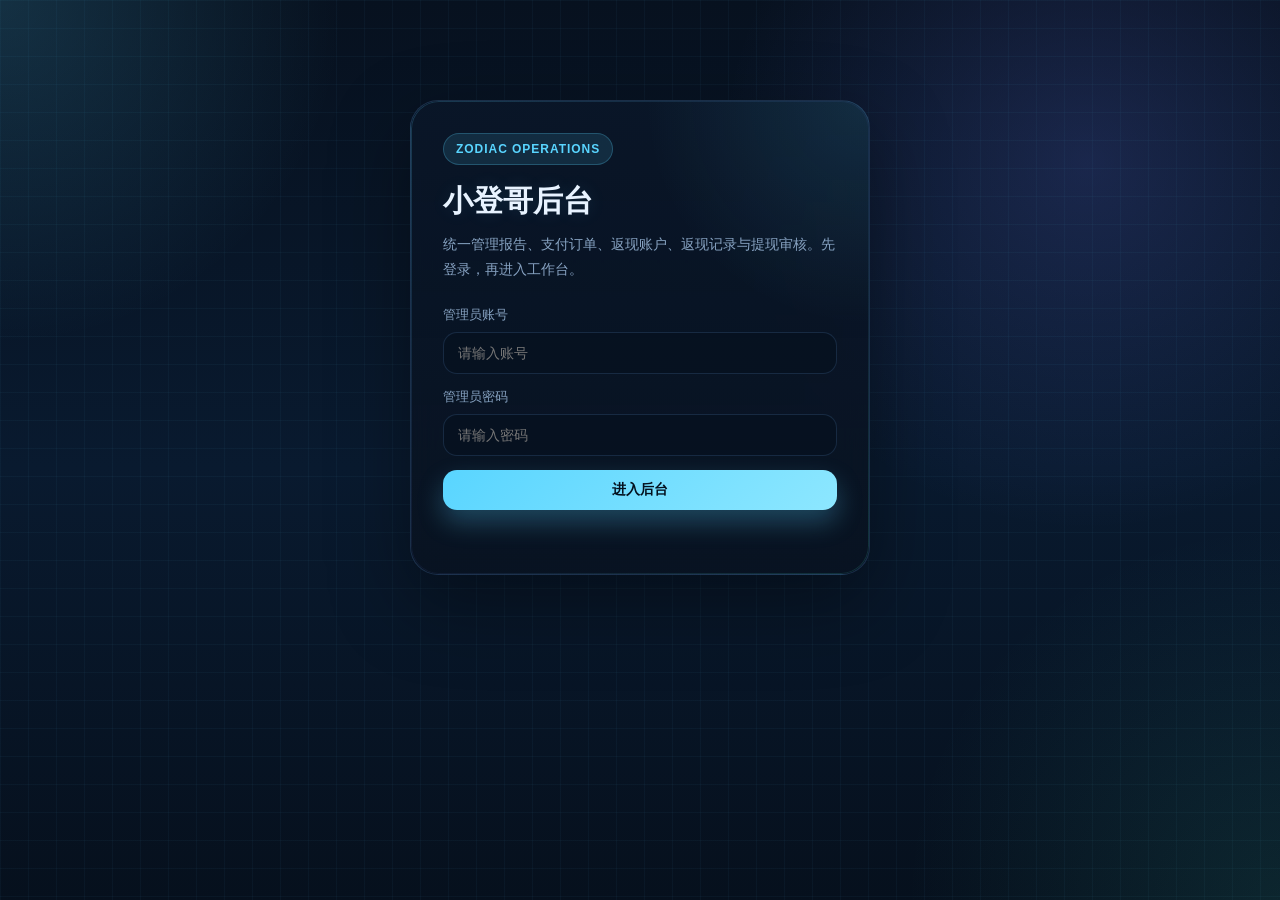
<file: admin.html>
<!DOCTYPE html>
<html lang="zh-CN">
<head>
  <meta charset="UTF-8">
  <meta name="viewport" content="width=device-width, initial-scale=1.0">
  <title>小登哥后台</title>
  <link rel="stylesheet" href="./assets/styles/pages/admin.css">
</head>
<body>
  <div class="page-shell">
    <div id="login-view" class="login-wrap">
      <div class="login-badge">ZODIAC OPERATIONS</div>
      <h1>小登哥后台</h1>
      <p>统一管理报告、支付订单、返现账户、返现记录与提现审核。先登录，再进入工作台。</p>
      <div class="field">
        <label for="admin-username">管理员账号</label>
        <input id="admin-username" autocomplete="username" placeholder="请输入账号">
      </div>
      <div class="field">
        <label for="admin-password">管理员密码</label>
        <input id="admin-password" type="password" autocomplete="current-password" placeholder="请输入密码">
      </div>
      <button class="btn btn-primary btn-block" id="login-btn">进入后台</button>
      <div class="error" id="login-error"></div>
    </div>

    <div id="dashboard-view" class="workspace hidden">
      <aside class="sidebar">
        <div class="brand-card">
          <div class="brand-mark">登</div>
          <div>
            <div class="brand-eyebrow">运营工作台</div>
            <div class="brand-title">小登哥后台</div>
          </div>
        </div>

        <nav class="sidebar-nav">
          <button class="nav-item active" data-view="overview">
            <span class="nav-icon">◎</span>
            <span class="nav-copy">
              <span class="nav-kicker">01</span>
              <span class="nav-label">总览</span>
            </span>
          </button>
          <button class="nav-item" data-view="reports">
            <span class="nav-icon">▣</span>
            <span class="nav-copy">
              <span class="nav-kicker">02</span>
              <span class="nav-label">报告管理</span>
            </span>
          </button>
          <button class="nav-item" data-view="orders">
            <span class="nav-icon">◫</span>
            <span class="nav-copy">
              <span class="nav-kicker">03</span>
              <span class="nav-label">支付订单</span>
            </span>
          </button>
          <button class="nav-item" data-view="accounts">
            <span class="nav-icon">◇</span>
            <span class="nav-copy">
              <span class="nav-kicker">04</span>
              <span class="nav-label">返现账户</span>
            </span>
          </button>
          <button class="nav-item" data-view="rewards">
            <span class="nav-icon">✦</span>
            <span class="nav-copy">
              <span class="nav-kicker">05</span>
              <span class="nav-label">返现记录</span>
            </span>
          </button>
          <button class="nav-item" data-view="withdrawals">
            <span class="nav-icon">△</span>
            <span class="nav-copy">
              <span class="nav-kicker">06</span>
              <span class="nav-label">提现审核</span>
            </span>
          </button>
        </nav>

        <div class="sidebar-note">
          <div class="note-title">当前重点</div>
          <p>优先关注支付异常、返现补发、提现审核与邀请归因修正。</p>
        </div>
      </aside>

      <main class="workspace-main">
        <header class="workspace-topbar">
          <div>
            <div class="workspace-breadcrumb" id="view-breadcrumb">运营中心 / 总览</div>
            <div class="topbar-kicker" id="view-kicker">OVERVIEW</div>
            <h1 class="workspace-title" id="view-title">总览</h1>
            <p class="workspace-subtitle" id="view-subtitle">查看核心指标、近 7 天趋势以及最近解锁记录。</p>
          </div>
          <div class="topbar-actions">
            <div class="chip chip-soft" id="env-status">本地环境</div>
            <div class="chip chip-soft" id="refresh-status">等待刷新</div>
            <div class="chip" id="login-status">已登录</div>
            <button class="btn btn-secondary" id="refresh-btn">刷新数据</button>
            <button class="btn btn-secondary" id="logout-btn">退出登录</button>
          </div>
        </header>

        <section id="module-container" class="module-container"></section>
      </main>
    </div>
  </div>

  <script type="module" src="./assets/scripts/pages/admin.js"></script>
</body>
</html>
</file>
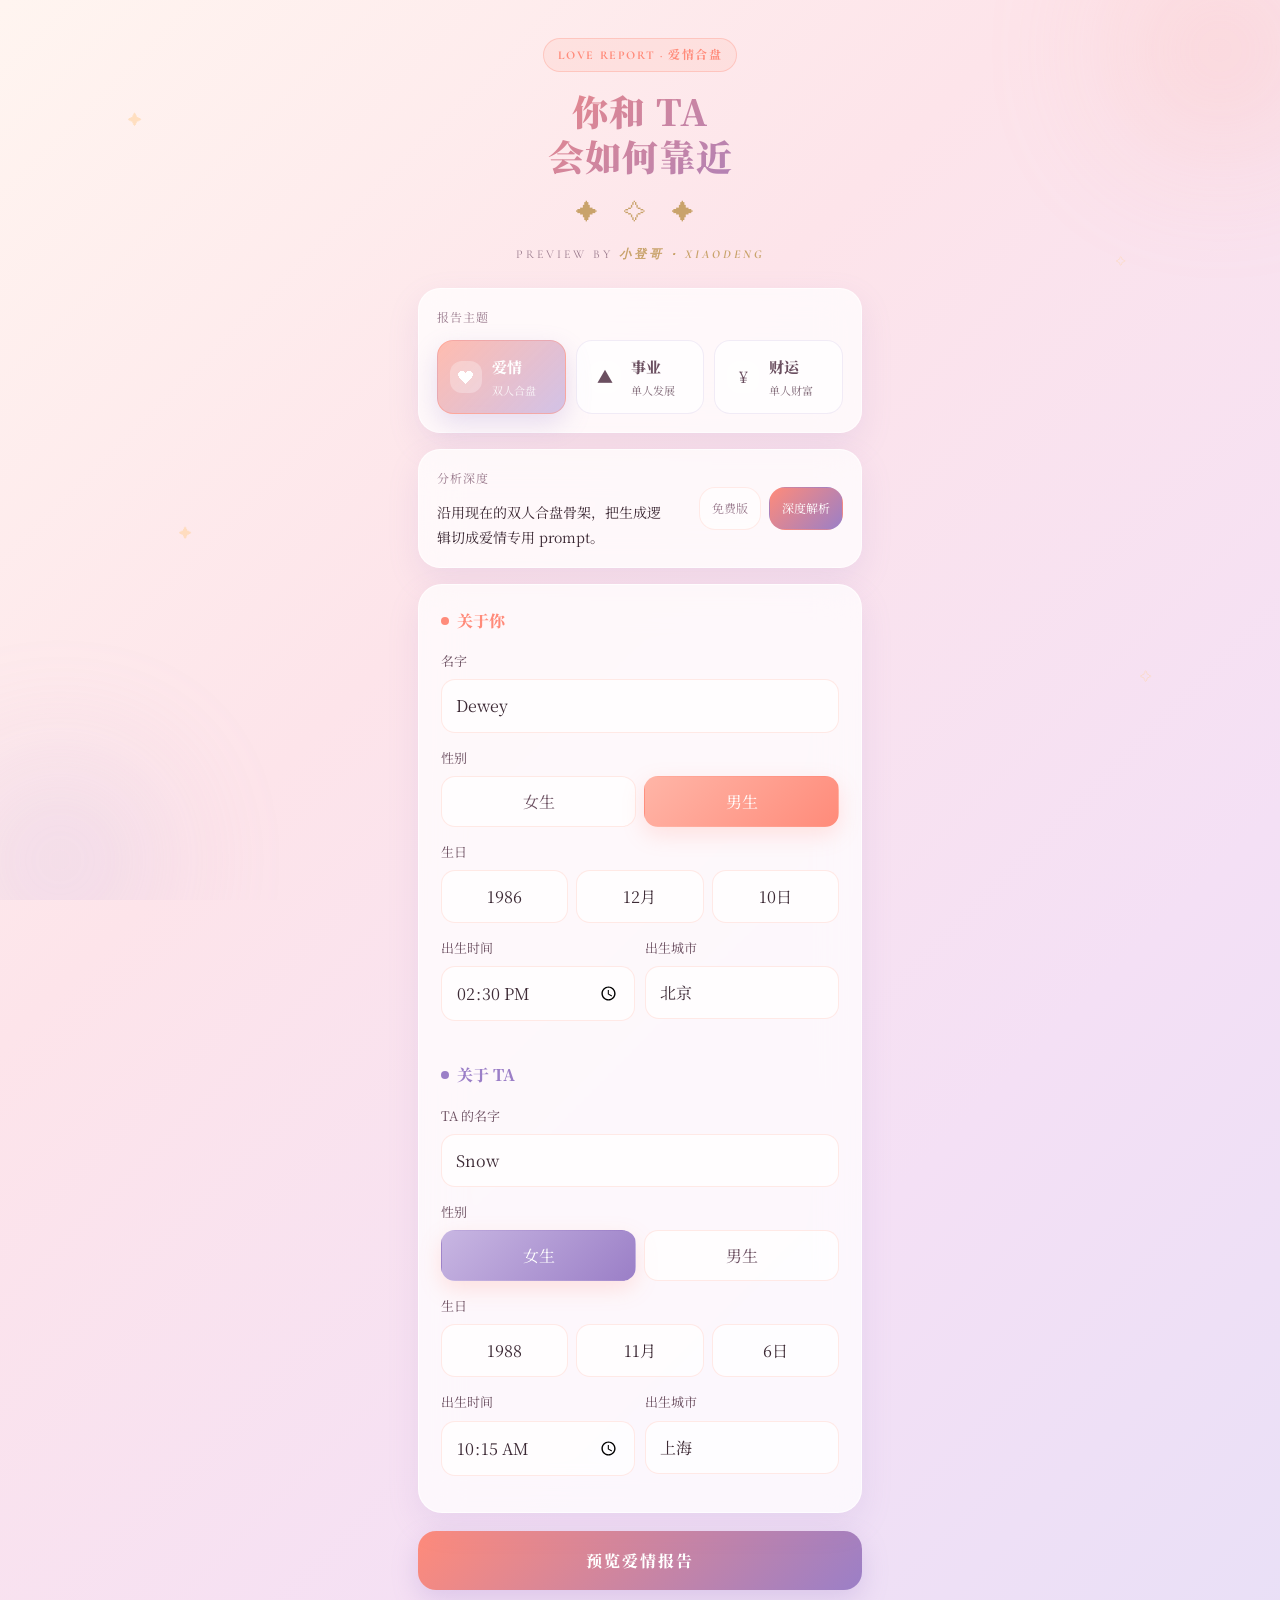
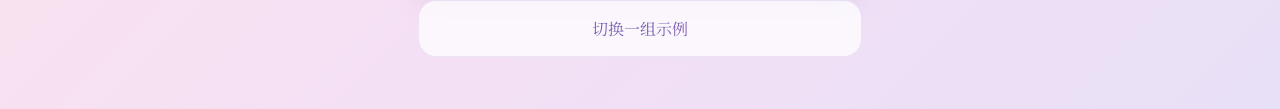
<file: preview-report-modes.html>
<!DOCTYPE html>
<html lang="zh-CN">
<head>
<meta charset="UTF-8">
<meta name="viewport" content="width=device-width, initial-scale=1.0, maximum-scale=1.0, user-scalable=no">
<meta name="format-detection" content="telephone=no">
<title>报告主题预览 · 爱情 / 事业 / 财运</title>
<link rel="preconnect" href="https://fonts.googleapis.com">
<link rel="preconnect" href="https://fonts.gstatic.com" crossorigin>
<link href="https://fonts.googleapis.com/css2?family=Cormorant+Garamond:ital,wght@0,400;0,500;0,600;0,700;1,400&family=Noto+Serif+SC:wght@400;500;600;700;900&display=swap" rel="stylesheet">
<link rel="stylesheet" href="./assets/styles/pages/preview-report-modes.css">
</head>
<body>
<div class="bg-deco">
  <div class="star" style="top: 12%; left: 10%; font-size: 14px;">✦</div>
  <div class="star" style="top: 28%; right: 12%; font-size: 10px; animation-delay: 1.1s;">✧</div>
  <div class="star" style="top: 58%; left: 14%; font-size: 13px; animation-delay: 2s;">✦</div>
  <div class="star" style="top: 74%; right: 10%; font-size: 12px; animation-delay: 0.4s;">✧</div>
</div>

<div class="app">
  <div id="page-form" class="page">
    <div class="hero">
      <div class="hero-tag" id="hero-tag">LOVE REPORT · 爱情合盘</div>
      <h1 class="hero-title" id="hero-title">你和 TA<br>会如何靠近</h1>
      <div class="hero-deco">✦ ✧ ✦</div>
      <div class="by-line">PREVIEW BY <span class="name">小登哥 ⋅ XIAODENG</span></div>
    </div>

    <div class="segment-card">
      <div class="segment-label">报告主题</div>
      <div class="theme-switcher" id="theme-switcher">
        <button class="theme-option active" data-theme="love">
          <span class="theme-icon">❤</span>
          <span class="theme-copy">
            <strong>爱情</strong>
            <small>双人合盘</small>
          </span>
        </button>
        <button class="theme-option" data-theme="career">
          <span class="theme-icon">▲</span>
          <span class="theme-copy">
            <strong>事业</strong>
            <small>单人发展</small>
          </span>
        </button>
        <button class="theme-option" data-theme="wealth">
          <span class="theme-icon">¥</span>
          <span class="theme-copy">
            <strong>财运</strong>
            <small>单人财富</small>
          </span>
        </button>
      </div>
    </div>

    <div class="segment-card">
      <div class="segment-row">
        <div>
          <div class="segment-label">分析深度</div>
          <div class="flow-title" id="flow-title">爱情继续沿用现在的双人合盘结构，重点换成主题 prompt。</div>
        </div>
        <div class="model-switcher">
          <button class="model-option">免费版</button>
          <button class="model-option active">深度解析</button>
        </div>
      </div>
    </div>

    <div class="source-card hidden" id="source-card">
      <div class="segment-label">信息来源</div>
      <div class="source-switcher">
        <button class="source-option active" id="source-current" data-source="current">默认当前人</button>
        <button class="source-option" id="source-manual" data-source="manual">重新填写</button>
      </div>
      <div class="source-hint" id="source-hint">会先带入当前人的资料，你也可以切换成手动填写单独分析对象。</div>
    </div>

    <div class="card">
      <div class="prefill-banner hidden" id="prefill-banner">
        <div>
          <div class="prefill-title">已带入当前人的信息</div>
          <div class="prefill-sub">事业和财运默认单人分析，后续正式接入时可以直接读取当前表单。</div>
        </div>
        <button class="prefill-btn" id="prefill-edit-btn">改成手动填写</button>
      </div>

      <div class="person-section">
        <div class="person-title"><span class="dot"></span><span id="primary-title">关于你</span></div>
        <div class="field">
          <label class="field-label">名字</label>
          <input class="input" id="a-name" maxlength="20">
        </div>
        <div class="field">
          <label class="field-label">性别</label>
          <div class="gender-group">
            <button type="button" class="gender-btn" data-target="a-gender" data-value="female">女生</button>
            <button type="button" class="gender-btn" data-target="a-gender" data-value="male">男生</button>
          </div>
          <input type="hidden" id="a-gender">
        </div>
        <div class="field">
          <label class="field-label">生日</label>
          <div class="date-select-group">
            <select class="input date-select" id="a-birthdate-year"></select>
            <select class="input date-select" id="a-birthdate-month"></select>
            <select class="input date-select" id="a-birthdate-day"></select>
          </div>
        </div>
        <div class="field-row">
          <div class="field">
            <label class="field-label">出生时间</label>
            <input class="input" id="a-birthtime" type="time">
          </div>
          <div class="field">
            <label class="field-label">出生城市</label>
            <input class="input" id="a-birthplace" maxlength="20">
          </div>
        </div>
      </div>

      <div class="person-section" id="secondary-person">
        <div class="person-title purple"><span class="dot"></span>关于 TA</div>
        <div class="field">
          <label class="field-label">TA 的名字</label>
          <input class="input" id="b-name" maxlength="20">
        </div>
        <div class="field">
          <label class="field-label">性别</label>
          <div class="gender-group">
            <button type="button" class="gender-btn" data-target="b-gender" data-value="female">女生</button>
            <button type="button" class="gender-btn" data-target="b-gender" data-value="male">男生</button>
          </div>
          <input type="hidden" id="b-gender">
        </div>
        <div class="field">
          <label class="field-label">生日</label>
          <div class="date-select-group">
            <select class="input date-select" id="b-birthdate-year"></select>
            <select class="input date-select" id="b-birthdate-month"></select>
            <select class="input date-select" id="b-birthdate-day"></select>
          </div>
        </div>
        <div class="field-row">
          <div class="field">
            <label class="field-label">出生时间</label>
            <input class="input" id="b-birthtime" type="time">
          </div>
          <div class="field">
            <label class="field-label">出生城市</label>
            <input class="input" id="b-birthplace" maxlength="20">
          </div>
        </div>
      </div>
    </div>

    <div class="form-actions">
      <button class="submit-btn" id="preview-btn">预览爱情报告</button>
      <button class="secondary-btn" id="shuffle-btn">切换一组示例</button>
    </div>
  </div>

  <div id="page-report" class="page hidden">
    <div class="report-nav">
      <button class="nav-back" id="back-btn">← 修改信息</button>
      <div class="mini-switcher" id="mini-switcher">
        <button class="mini-option active" data-theme="love">爱情</button>
        <button class="mini-option" data-theme="career">事业</button>
        <button class="mini-option" data-theme="wealth">财运</button>
      </div>
    </div>

    <div class="cover">
      <div class="cover-badge" id="cover-badge">双人合盘报告</div>

      <div class="cover-duo" id="cover-duo">
        <div class="cover-person">
          <div class="cover-symbol" id="cover-a-symbol">♐</div>
          <div class="cover-name" id="cover-a-name">Dewey</div>
          <div class="cover-meta" id="cover-a-meta">射手 · 月双鱼 · 升狮子</div>
        </div>
        <div class="cover-link" id="cover-link">❤</div>
        <div class="cover-person">
          <div class="cover-symbol" id="cover-b-symbol">♏</div>
          <div class="cover-name" id="cover-b-name">Snow</div>
          <div class="cover-meta" id="cover-b-meta">天蝎 · 月巨蟹 · 升水瓶</div>
        </div>
      </div>

      <div class="cover-single hidden" id="cover-single">
        <div class="cover-single-symbol" id="cover-single-symbol">▲</div>
        <div class="cover-single-name" id="cover-single-name">Dewey</div>
        <div class="cover-single-meta" id="cover-single-meta">射手 · 月双鱼 · 升狮子</div>
        <div class="cover-single-source" id="cover-single-source">资料来源 · 默认当前人</div>
      </div>

      <div class="cover-title-cn" id="cover-title-cn">爱情合盘</div>
      <div class="cover-title-en" id="cover-title-en">— The Magnetic Bond —</div>

      <div class="score-wrap">
        <span class="score-value" id="score-value">89</span>
        <span class="score-unit">/100</span>
      </div>
      <div class="score-label" id="score-label">LOVE INDEX</div>

      <div class="report-type" id="report-type">高吸引慢热型</div>
      <div class="tagline" id="tagline">越熟越有张力，越认真越需要温柔表达。</div>

      <div class="report-meta">
        <span id="report-id">预览编号 · PREVIEW-LOVE-01</span>
        <span id="report-date">2026 · MAY · 24</span>
      </div>
    </div>

    <div class="metric-row" id="metric-row"></div>

    <div class="summary-card">
      <div class="summary-title">报告焦点</div>
      <div class="summary-list" id="summary-list"></div>
    </div>

    <div id="chapters-container"></div>

    <div class="essence">
      <div class="essence-head">
        <div class="essence-icon" id="essence-icon">✦</div>
        <div>
          <div class="essence-title" id="essence-title">相处锦囊</div>
          <div class="essence-sub" id="essence-sub">KEEP THE SPARK</div>
        </div>
      </div>
      <ul class="essence-list" id="essence-list"></ul>
    </div>

    <div class="action-bar">
      <div class="action-bar-title">KEEP IT FOREVER</div>
      <div class="action-bar-sub">结果页里继续保留分享图、PDF 和切换其他主题的入口。</div>
      <div class="action-grid">
        <button class="action-btn primary" id="share-btn">生成分享图</button>
        <button class="action-btn secondary" id="pdf-btn">下载 PDF</button>
      </div>
      <button class="full-btn" id="switch-btn">切换其他主题</button>
      <button class="full-btn light" id="edit-btn">返回修改信息</button>
    </div>
  </div>
</div>

<script src="./assets/scripts/pages/preview-report-modes.js"></script>
</body>
</html>
</file>
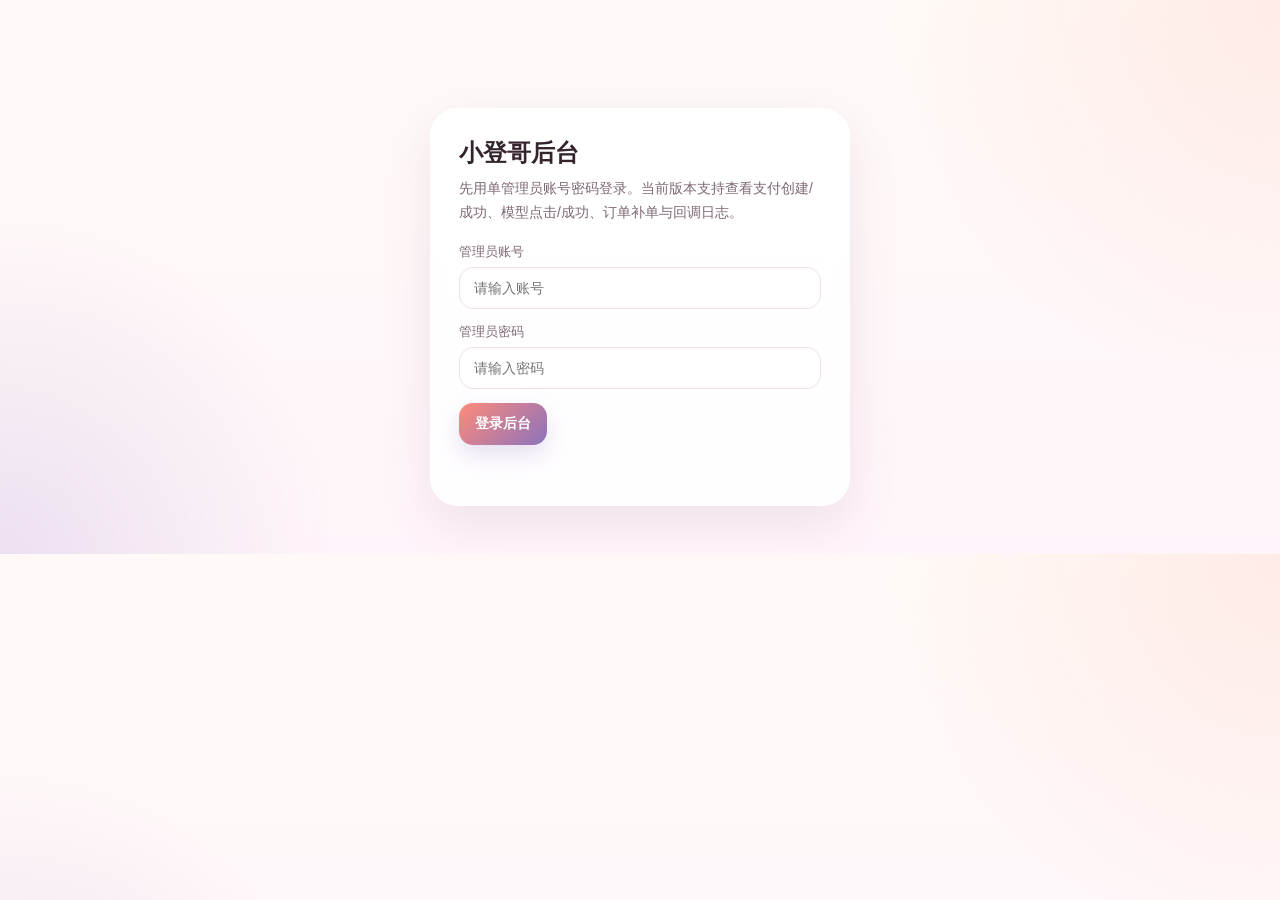
<file: frontend/admin.html>
﻿<!DOCTYPE html>
<html lang="zh-CN">
<head>
<meta charset="UTF-8">
<meta name="viewport" content="width=device-width, initial-scale=1.0">
<title>小登哥后台</title>
<link rel="stylesheet" href="./assets/styles/pages/admin.css">
</head>
<body>
  <div class="page">
    <div id="login-view" class="login-wrap">
      <h2>小登哥后台</h2>
      <p>先用单管理员账号密码登录。当前版本支持查看支付创建/成功、模型点击/成功、订单补单与回调日志。</p>
      <div class="field">
        <label for="admin-username">管理员账号</label>
        <input id="admin-username" autocomplete="username" placeholder="请输入账号">
      </div>
      <div class="field">
        <label for="admin-password">管理员密码</label>
        <input id="admin-password" type="password" autocomplete="current-password" placeholder="请输入密码">
      </div>
      <button class="btn primary" id="login-btn">登录后台</button>
      <div class="error" id="login-error"></div>
    </div>

    <div id="dashboard-view" class="hidden">
      <div class="hero">
        <div>
          <h1 class="hero-title">小登哥运营后台</h1>
          <p class="hero-sub">查看二维码展示 / 切换统计、模型点击 / 成功统计，以及最新报告记录。</p>
        </div>
        <div class="top-actions">
          <div class="chip" id="login-status">已登录</div>
          <button class="btn secondary" id="refresh-btn">刷新数据</button>
          <button class="btn secondary" id="logout-btn">退出登录</button>
        </div>
      </div>

      <div class="dashboard">
        <div class="card">
          <h2 class="section-title">核心指标</h2>
          <p class="section-sub">今天 vs 累计，一眼看到模型使用、支付创建、支付成功和回调异常。</p>
          <div class="metric-grid" id="metric-grid"></div>
        </div>

        <div class="card">
          <h2 class="section-title">支付订单</h2>
          <p class="section-sub">支持查看官方支付订单、异常补单、关闭未支付订单，以及最近回调日志。</p>
          <div class="order-tabs">
            <button class="order-tab active" data-status="PAYING">支付中</button>
            <button class="order-tab" data-status="PAID">已支付</button>
            <button class="order-tab" data-status="CLOSED">已关闭</button>
            <button class="order-tab" data-status="">全部</button>
          </div>
          <table class="report-table order-table">
            <thead>
              <tr>
                <th>订单号</th>
                <th>渠道</th>
                <th>场景</th>
                <th>金额</th>
                <th>状态</th>
                <th>验签</th>
                <th>Token</th>
                <th>创建时间</th>
                <th>支付时间</th>
                <th>操作</th>
              </tr>
            </thead>
            <tbody id="order-body"></tbody>
          </table>
          <div class="empty hidden" id="order-empty">暂无订单数据</div>
          <div class="pager">
            <div class="pager-info" id="order-pager-info"></div>
            <div>
              <button class="btn secondary" id="order-prev-page">上一页</button>
              <button class="btn secondary" id="order-next-page">下一页</button>
            </div>
          </div>
        </div>

        <div class="card">
          <h2 class="section-title">深度解锁记录</h2>
          <p class="section-sub">这里会记录通过“关注抖音解锁”提交的深度解析凭证，方便后续回查是否已使用。</p>
          <table class="report-table order-table">
            <thead>
              <tr>
                <th>ID</th>
                <th>来源</th>
                <th>抖音名</th>
                <th>主题</th>
                <th>已关注</th>
                <th>Token 状态</th>
                <th>提交时间</th>
                <th>使用时间</th>
              </tr>
            </thead>
            <tbody id="unlock-body"></tbody>
          </table>
          <div class="empty hidden" id="unlock-empty">暂无深度解锁记录</div>
        </div>

        <div class="card">
          <h2 class="section-title">最近 7 天趋势</h2>
          <p class="section-sub">重点关注模型点击、生成成功、订单创建和支付成功的变化节奏。</p>
          <table class="trend-table">
            <thead>
              <tr>
                <th>日期</th>
                <th>DeepSeek 点击</th>
                <th>深度解析 点击</th>
                <th>DeepSeek 成功</th>
                <th>深度解析 成功</th>
                <th>支付创建</th>
                <th>支付成功</th>
                <th>补单次数</th>
              </tr>
            </thead>
            <tbody id="trend-body"></tbody>
          </table>
        </div>

        <div class="card">
          <h2 class="section-title">回调日志</h2>
          <p class="section-sub">点击订单行内按钮后，可在这里查看最近 20 条回调或补单日志。</p>
          <div class="empty" id="log-empty">先点击订单列表中的“查看日志”</div>
          <table class="report-table hidden" id="log-table">
            <thead>
              <tr>
                <th>时间</th>
                <th>渠道</th>
                <th>类型</th>
                <th>验签</th>
                <th>结果</th>
                <th>错误</th>
                <th>原始回调</th>
              </tr>
            </thead>
            <tbody id="log-body"></tbody>
          </table>
        </div>

        <div class="card">
          <h2 class="section-title">报告记录</h2>
          <p class="section-sub">支持按报告编号、双方昵称、模型搜索，方便回查具体生成记录。</p>
          <div class="filters">
            <input id="report-query" placeholder="搜索报告编号 / 昵称 / 模型">
            <button class="btn primary" id="search-btn">搜索</button>
          </div>
          <table class="report-table">
            <thead>
              <tr>
                <th>报告编号</th>
                <th>双方昵称</th>
                <th>模型</th>
                <th>分数</th>
                <th>关系类型</th>
                <th>微信号</th>
                <th>生成时间</th>
              </tr>
            </thead>
            <tbody id="report-body"></tbody>
          </table>
          <div class="empty hidden" id="report-empty">暂时还没有匹配的数据。</div>
          <div class="pager">
            <div class="pager-info" id="pager-info"></div>
            <div>
              <button class="btn secondary" id="prev-page">上一页</button>
              <button class="btn secondary" id="next-page">下一页</button>
            </div>
          </div>
        </div>
      </div>
    </div>
  </div>

<script type="module" src="./assets/scripts/pages/admin.js"></script>
</body>
</html>
</file>
<file: assets/styles/pages/admin.css>
:root {
  --bg: #07111f;
  --paper: rgba(10, 21, 38, 0.82);
  --paper-strong: rgba(12, 28, 49, 0.94);
  --ink: #e8f3ff;
  --muted: #87a3c2;
  --line: rgba(89, 140, 201, 0.2);
  --line-strong: rgba(88, 196, 255, 0.34);
  --cyan: #59d5ff;
  --cyan-soft: rgba(89, 213, 255, 0.12);
  --blue: #6d7cff;
  --blue-soft: rgba(109, 124, 255, 0.16);
  --emerald: #44e1c3;
  --emerald-soft: rgba(68, 225, 195, 0.12);
  --rose: #ff6b9a;
  --rose-soft: rgba(255, 107, 154, 0.12);
  --amber: #ffc766;
  --amber-soft: rgba(255, 199, 102, 0.14);
  --shadow-lg: 0 28px 80px rgba(0, 0, 0, 0.38);
  --shadow-md: 0 18px 42px rgba(0, 0, 0, 0.24);
}

* {
  box-sizing: border-box;
}

body {
  margin: 0;
  color: var(--ink);
  font-family: "Segoe UI", "PingFang SC", "Microsoft YaHei", sans-serif;
  background:
    linear-gradient(rgba(89, 213, 255, 0.04) 1px, transparent 1px),
    linear-gradient(90deg, rgba(89, 213, 255, 0.04) 1px, transparent 1px),
    radial-gradient(circle at top left, rgba(89, 213, 255, 0.16), transparent 22%),
    radial-gradient(circle at 85% 18%, rgba(109, 124, 255, 0.18), transparent 28%),
    radial-gradient(circle at bottom right, rgba(68, 225, 195, 0.1), transparent 24%),
    linear-gradient(180deg, #07111f 0%, #091a2f 52%, #06101d 100%);
  background-size: 28px 28px, 28px 28px, auto, auto, auto, auto;
}

.hidden {
  display: none !important;
}

.page-shell {
  min-height: 100vh;
  padding: 28px;
}

.login-wrap,
.sidebar,
.panel,
.metric-card,
.table-card,
.log-card,
.stats-card,
.modal-card {
  position: relative;
  overflow: hidden;
}

.login-wrap::after,
.sidebar::after,
.panel::after,
.metric-card::after,
.table-card::after,
.log-card::after,
.stats-card::after,
.modal-card::after {
  content: "";
  position: absolute;
  inset: 0;
  border-radius: inherit;
  padding: 1px;
  background: linear-gradient(135deg, rgba(89, 213, 255, 0.2), rgba(109, 124, 255, 0.08), rgba(68, 225, 195, 0.16));
  pointer-events: none;
  -webkit-mask:
    linear-gradient(#fff 0 0) content-box,
    linear-gradient(#fff 0 0);
  -webkit-mask-composite: xor;
  mask-composite: exclude;
}

.login-wrap {
  width: min(460px, 100%);
  margin: 8vh auto 0;
  padding: 32px;
  border: 1px solid rgba(89, 140, 201, 0.24);
  border-radius: 28px;
  background:
    radial-gradient(circle at top right, rgba(89, 213, 255, 0.12), transparent 34%),
    linear-gradient(180deg, rgba(10, 22, 40, 0.94), rgba(7, 17, 31, 0.86)),
    rgba(255, 255, 255, 0.02);
  box-shadow: var(--shadow-lg);
  backdrop-filter: blur(14px);
}

.login-badge {
  display: inline-flex;
  padding: 8px 12px;
  border-radius: 999px;
  background: var(--cyan-soft);
  color: var(--cyan);
  font-size: 12px;
  font-weight: 700;
  letter-spacing: 0.08em;
  border: 1px solid rgba(89, 213, 255, 0.24);
}

.login-wrap h1,
.workspace-title,
.section-title,
.modal-card h3 {
  text-shadow: 0 0 18px rgba(89, 213, 255, 0.12);
}

.login-wrap h1 {
  margin: 16px 0 10px;
  font-size: 30px;
}

.login-wrap p {
  margin: 0 0 24px;
  color: var(--muted);
  line-height: 1.8;
  font-size: 14px;
}

.field {
  margin-bottom: 14px;
}

.field label {
  display: block;
  margin-bottom: 8px;
  color: var(--muted);
  font-size: 13px;
}

.field input,
.filter-input,
.filter-select,
.modal-field input,
.modal-field textarea {
  width: 100%;
  border: 1px solid var(--line);
  border-radius: 14px;
  background: rgba(7, 18, 33, 0.84);
  color: var(--ink);
  padding: 12px 14px;
  font-size: 14px;
  outline: none;
  transition: border-color 0.2s, box-shadow 0.2s, background 0.2s;
}

.field input:focus,
.filter-input:focus,
.filter-select:focus,
.modal-field input:focus,
.modal-field textarea:focus {
  border-color: var(--cyan);
  background: rgba(10, 24, 43, 0.92);
  box-shadow: 0 0 0 4px rgba(89, 213, 255, 0.14);
}

.error {
  min-height: 20px;
  margin-top: 12px;
  color: #ff8f9f;
  font-size: 13px;
}

.btn {
  border: none;
  border-radius: 14px;
  padding: 11px 16px;
  font-size: 14px;
  font-weight: 700;
  cursor: pointer;
  transition: transform 0.18s ease, box-shadow 0.18s ease, border-color 0.18s ease, background 0.18s ease;
}

.btn:hover {
  transform: translateY(-1px);
}

.btn-primary {
  color: #04111e;
  background: linear-gradient(135deg, var(--cyan), #8de7ff);
  box-shadow: 0 12px 26px rgba(89, 213, 255, 0.28);
}

.btn-secondary {
  color: var(--ink);
  background: rgba(13, 28, 49, 0.86);
  border: 1px solid var(--line);
}

.btn-secondary:hover {
  border-color: var(--line-strong);
  box-shadow: 0 8px 18px rgba(89, 213, 255, 0.08);
}

.btn-danger {
  color: #fff;
  background: linear-gradient(135deg, #ff5d88, #ff8f66);
  box-shadow: 0 12px 24px rgba(255, 93, 136, 0.22);
}

.btn-block {
  width: 100%;
}

.workspace {
  display: grid;
  grid-template-columns: 280px minmax(0, 1fr);
  gap: 22px;
  align-items: start;
}

.sidebar {
  position: sticky;
  top: 28px;
  min-height: calc(100vh - 56px);
  padding: 20px;
  border: 1px solid rgba(89, 140, 201, 0.24);
  border-radius: 28px;
  background:
    radial-gradient(circle at top center, rgba(89, 213, 255, 0.1), transparent 30%),
    linear-gradient(180deg, rgba(10, 23, 41, 0.94), rgba(8, 18, 34, 0.82)),
    rgba(255, 255, 255, 0.02);
  box-shadow: var(--shadow-md);
  backdrop-filter: blur(14px);
}

.brand-card {
  display: flex;
  align-items: center;
  gap: 14px;
  padding-bottom: 18px;
  border-bottom: 1px solid var(--line);
}

.brand-mark {
  display: grid;
  place-items: center;
  width: 52px;
  height: 52px;
  border-radius: 18px;
  background: linear-gradient(135deg, var(--blue), var(--cyan));
  color: #03101c;
  font-size: 24px;
  font-weight: 700;
  box-shadow: 0 12px 24px rgba(89, 213, 255, 0.24);
}

.brand-eyebrow,
.topbar-kicker {
  color: var(--cyan);
  font-size: 12px;
  font-weight: 700;
  letter-spacing: 0.12em;
}

.brand-title {
  margin-top: 4px;
  font-size: 20px;
  font-weight: 800;
}

.sidebar-nav {
  display: grid;
  gap: 10px;
  margin-top: 20px;
}

.nav-item {
  display: flex;
  align-items: center;
  gap: 12px;
  width: 100%;
  padding: 14px 16px;
  border: 1px solid transparent;
  border-radius: 18px;
  background: transparent;
  color: var(--ink);
  text-align: left;
  font-size: 15px;
  font-weight: 700;
  cursor: pointer;
}

.nav-icon {
  display: grid;
  place-items: center;
  width: 34px;
  height: 34px;
  border-radius: 12px;
  background: rgba(89, 213, 255, 0.08);
  color: var(--cyan);
  font-size: 14px;
  flex: 0 0 auto;
}

.nav-copy {
  display: flex;
  flex-direction: column;
  gap: 2px;
}

.nav-label {
  font-size: 15px;
}

.nav-item.active {
  background: linear-gradient(180deg, rgba(89, 213, 255, 0.14), rgba(109, 124, 255, 0.12));
  border-color: var(--line-strong);
  box-shadow:
    inset 0 1px 0 rgba(255, 255, 255, 0.06),
    0 0 0 1px rgba(89, 213, 255, 0.08),
    0 10px 24px rgba(89, 213, 255, 0.08);
}

.nav-item:hover:not(.active) {
  border-color: var(--line);
  background: rgba(16, 33, 58, 0.72);
}

.nav-kicker {
  color: var(--muted);
  font-size: 12px;
  font-weight: 700;
  letter-spacing: 0.08em;
}

.sidebar-note {
  margin-top: 24px;
  padding: 16px;
  border-radius: 20px;
  background: linear-gradient(180deg, rgba(11, 28, 49, 0.92), rgba(7, 17, 31, 0.9));
  border: 1px solid var(--line);
}

.note-title {
  margin-bottom: 6px;
  color: var(--cyan);
  font-size: 13px;
  font-weight: 700;
}

.sidebar-note p {
  margin: 0;
  color: var(--muted);
  font-size: 13px;
  line-height: 1.7;
}

.workspace-main {
  min-width: 0;
}

.workspace-topbar {
  display: flex;
  justify-content: space-between;
  gap: 16px;
  align-items: flex-start;
  margin-bottom: 22px;
}

.workspace-title {
  margin: 6px 0 8px;
  font-size: 34px;
  font-weight: 800;
}

.workspace-breadcrumb {
  color: var(--muted);
  font-size: 12px;
  letter-spacing: 0.06em;
  text-transform: uppercase;
}

.workspace-subtitle {
  margin: 0;
  color: var(--muted);
  font-size: 14px;
  line-height: 1.8;
}

.topbar-actions {
  display: flex;
  flex-wrap: wrap;
  gap: 10px;
  justify-content: flex-end;
  align-items: center;
}

.chip {
  display: inline-flex;
  align-items: center;
  padding: 10px 14px;
  border-radius: 999px;
  border: 1px solid var(--line);
  background: rgba(8, 19, 34, 0.84);
  color: var(--ink);
  font-size: 13px;
  box-shadow: inset 0 1px 0 rgba(255, 255, 255, 0.04);
}

.chip-soft {
  background: rgba(89, 213, 255, 0.08);
  color: var(--cyan);
}

.module-container {
  display: grid;
  gap: 18px;
}

.panel,
.metric-card,
.table-card,
.log-card,
.stats-card {
  border: 1px solid rgba(89, 140, 201, 0.18);
  border-radius: 24px;
  background: var(--paper);
  box-shadow: var(--shadow-md);
  backdrop-filter: blur(12px);
}

.panel,
.table-card,
.log-card,
.stats-card {
  padding: 22px;
}

.metrics-grid {
  display: grid;
  grid-template-columns: repeat(4, minmax(0, 1fr));
  gap: 16px;
}

.metric-card {
  padding: 20px 22px;
}

.metric-card.peach {
  background:
    linear-gradient(180deg, rgba(12, 28, 49, 0.94), rgba(7, 17, 31, 0.88)),
    radial-gradient(circle at top right, rgba(89, 213, 255, 0.12), transparent 36%);
}

.metric-card.gold {
  background:
    linear-gradient(180deg, rgba(12, 28, 49, 0.94), rgba(7, 17, 31, 0.88)),
    radial-gradient(circle at top right, rgba(255, 199, 102, 0.12), transparent 36%);
}

.metric-card.olive {
  background:
    linear-gradient(180deg, rgba(12, 28, 49, 0.94), rgba(7, 17, 31, 0.88)),
    radial-gradient(circle at top right, rgba(68, 225, 195, 0.12), transparent 36%);
}

.metric-card.rose {
  background:
    linear-gradient(180deg, rgba(12, 28, 49, 0.94), rgba(7, 17, 31, 0.88)),
    radial-gradient(circle at top right, rgba(255, 107, 154, 0.12), transparent 36%);
}

.metric-label {
  color: var(--muted);
  font-size: 13px;
  letter-spacing: 0.06em;
  text-transform: uppercase;
}

.metric-value {
  margin: 12px 0 10px;
  font-size: 30px;
  font-weight: 800;
}

.metric-meta {
  display: flex;
  justify-content: space-between;
  gap: 12px;
  color: var(--muted);
  font-size: 12px;
}

.split-grid {
  display: grid;
  grid-template-columns: minmax(0, 2fr) minmax(320px, 1fr);
  gap: 18px;
}

.stats-stack {
  display: grid;
  gap: 14px;
}

.mini-stats {
  display: grid;
  grid-template-columns: repeat(2, minmax(0, 1fr));
  gap: 12px;
}

.mini-stat {
  padding: 16px;
  border-radius: 18px;
  border: 1px solid var(--line);
  background: rgba(13, 28, 49, 0.74);
}

.mini-stat .label {
  color: var(--muted);
  font-size: 12px;
}

.mini-stat .value {
  margin-top: 6px;
  font-size: 24px;
  font-weight: 800;
}

.section-header {
  display: flex;
  justify-content: space-between;
  gap: 16px;
  align-items: flex-start;
  margin-bottom: 16px;
}

.section-title {
  margin: 0 0 4px;
  font-size: 22px;
}

.section-subtitle {
  margin: 0;
  color: var(--muted);
  font-size: 14px;
  line-height: 1.7;
}

.filters-bar {
  display: flex;
  flex-wrap: wrap;
  gap: 10px;
  margin-bottom: 16px;
}

.summary-strip {
  display: grid;
  grid-template-columns: repeat(4, minmax(0, 1fr));
  gap: 12px;
  margin-bottom: 18px;
}

.summary-strip-compact {
  grid-template-columns: repeat(3, minmax(0, 1fr));
}

.summary-chip {
  padding: 14px 16px;
  border-radius: 18px;
  border: 1px solid var(--line);
  background: rgba(11, 26, 46, 0.76);
}

.summary-chip strong {
  display: block;
  margin-top: 6px;
  font-size: 20px;
}

.summary-label {
  color: var(--muted);
  font-size: 12px;
}

.command-grid {
  display: grid;
  grid-template-columns: repeat(4, minmax(0, 1fr));
  gap: 14px;
}

.todo-grid {
  display: grid;
  grid-template-columns: repeat(4, minmax(0, 1fr));
  gap: 14px;
}

.todo-card {
  border: 1px solid var(--line);
  border-radius: 20px;
  padding: 18px;
  text-align: left;
  color: var(--ink);
  background: rgba(11, 26, 46, 0.78);
  cursor: pointer;
  transition: transform 0.18s ease, border-color 0.18s ease, box-shadow 0.18s ease;
}

.todo-card:hover {
  transform: translateY(-2px);
  border-color: var(--line-strong);
  box-shadow: 0 14px 24px rgba(89, 213, 255, 0.08);
}

.todo-card.warn {
  background: linear-gradient(180deg, rgba(49, 38, 11, 0.58), rgba(11, 26, 46, 0.78));
}

.todo-card.danger {
  background: linear-gradient(180deg, rgba(58, 18, 32, 0.52), rgba(11, 26, 46, 0.78));
}

.todo-value {
  display: block;
  font-size: 28px;
  font-weight: 800;
  margin-bottom: 10px;
}

.todo-card strong {
  display: block;
  margin-bottom: 6px;
  font-size: 17px;
}

.todo-card span:last-child {
  color: var(--muted);
  line-height: 1.7;
  font-size: 13px;
}

.command-card {
  border: 1px solid var(--line);
  border-radius: 20px;
  padding: 18px;
  text-align: left;
  color: var(--ink);
  background:
    radial-gradient(circle at top right, rgba(89, 213, 255, 0.1), transparent 34%),
    linear-gradient(180deg, rgba(12, 28, 49, 0.94), rgba(7, 17, 31, 0.88));
  cursor: pointer;
  transition: transform 0.18s ease, border-color 0.18s ease, box-shadow 0.18s ease;
}

.command-card:hover {
  transform: translateY(-2px);
  border-color: var(--line-strong);
  box-shadow: 0 16px 28px rgba(89, 213, 255, 0.1);
}

.command-card strong {
  display: block;
  margin: 8px 0 8px;
  font-size: 18px;
}

.command-card span:last-child {
  color: var(--muted);
  line-height: 1.7;
  font-size: 13px;
}

.command-kicker {
  color: var(--cyan);
  font-size: 12px;
  letter-spacing: 0.08em;
  text-transform: uppercase;
}

.filter-input {
  min-width: 220px;
  flex: 1 1 240px;
}

.filter-select {
  min-width: 160px;
}

.table-wrap {
  overflow: auto;
}

.detail-grid {
  display: grid;
  grid-template-columns: repeat(2, minmax(0, 1fr));
  gap: 12px;
}

.detail-item {
  padding: 12px 14px;
  border: 1px solid var(--line);
  border-radius: 16px;
  background: rgba(10, 22, 40, 0.72);
}

.detail-item span {
  display: block;
  color: var(--muted);
  font-size: 12px;
  margin-bottom: 6px;
}

.detail-item strong {
  font-size: 14px;
  line-height: 1.6;
}

.data-table {
  width: 100%;
  border-collapse: collapse;
}

.data-table th,
.data-table td {
  padding: 13px 10px;
  border-bottom: 1px solid var(--line);
  text-align: left;
  vertical-align: top;
  font-size: 13px;
}

.data-table th {
  color: var(--muted);
  font-size: 12px;
  font-weight: 700;
  white-space: nowrap;
}

.data-table tbody tr:hover {
  background: rgba(89, 213, 255, 0.05);
}

.is-danger-row {
  background: rgba(255, 107, 154, 0.05);
}

.is-warn-row {
  background: rgba(255, 199, 102, 0.05);
}

.mono {
  font-family: "SFMono-Regular", Consolas, monospace;
  letter-spacing: 0.02em;
}

.pill {
  display: inline-flex;
  align-items: center;
  gap: 6px;
  padding: 5px 10px;
  border-radius: 999px;
  font-size: 12px;
  font-weight: 700;
}

.pill.peach {
  background: var(--cyan-soft);
  color: var(--cyan);
}

.pill.gold {
  background: var(--amber-soft);
  color: var(--amber);
}

.pill.olive {
  background: var(--emerald-soft);
  color: var(--emerald);
}

.pill.rose {
  background: var(--rose-soft);
  color: var(--rose);
}

.table-actions {
  display: flex;
  flex-wrap: wrap;
  gap: 8px;
}

.table-actions .btn {
  padding: 7px 12px;
  border-radius: 10px;
  font-size: 12px;
}

.empty-state {
  padding: 26px 16px;
  color: var(--muted);
  text-align: center;
  font-size: 14px;
}

.pager {
  display: flex;
  justify-content: space-between;
  gap: 12px;
  align-items: center;
  margin-top: 14px;
}

.pager-info {
  color: var(--muted);
  font-size: 12px;
}

.log-pre {
  max-width: 480px;
  margin: 0;
  white-space: pre-wrap;
  word-break: break-all;
  font-size: 12px;
}

.modal-root {
  position: fixed;
  inset: 0;
  z-index: 50;
  display: none;
  align-items: center;
  justify-content: center;
  padding: 20px;
  background: rgba(3, 10, 19, 0.58);
}

.modal-root.visible {
  display: flex;
}

.modal-card {
  width: min(520px, 100%);
  padding: 24px;
  border-radius: 24px;
  border: 1px solid rgba(89, 140, 201, 0.24);
  background:
    radial-gradient(circle at top right, rgba(89, 213, 255, 0.1), transparent 32%),
    linear-gradient(180deg, rgba(10, 24, 43, 0.96), rgba(7, 17, 31, 0.94));
  box-shadow: var(--shadow-lg);
}

.modal-card h3 {
  margin: 0 0 8px;
  font-size: 22px;
}

.modal-card p {
  margin: 0 0 18px;
  color: var(--muted);
  font-size: 14px;
  line-height: 1.8;
}

.modal-field {
  margin-bottom: 12px;
}

.modal-field textarea {
  min-height: 90px;
  resize: vertical;
}

.modal-actions {
  display: flex;
  justify-content: flex-end;
  gap: 10px;
  margin-top: 18px;
}

@media (max-width: 1180px) {
  .workspace {
    grid-template-columns: 1fr;
  }

  .sidebar {
    position: static;
    min-height: auto;
  }

  .metrics-grid {
    grid-template-columns: repeat(2, minmax(0, 1fr));
  }

  .split-grid {
    grid-template-columns: 1fr;
  }

  .summary-strip,
  .command-grid,
  .todo-grid {
    grid-template-columns: repeat(2, minmax(0, 1fr));
  }
}

@media (max-width: 760px) {
  .page-shell {
    padding: 18px;
  }

  .workspace-topbar,
  .section-header,
  .pager {
    flex-direction: column;
    align-items: flex-start;
  }

  .topbar-actions {
    justify-content: flex-start;
  }

  .metrics-grid,
  .mini-stats,
  .summary-strip,
  .command-grid,
  .todo-grid,
  .detail-grid {
    grid-template-columns: 1fr;
  }
}
</file>
<file: assets/styles/pages/preview-report-modes.css>
*, *::before, *::after { box-sizing: border-box; margin: 0; padding: 0; }
html, body { min-height: 100%; }
body {
  font-family: "Noto Serif SC", "Songti SC", "Source Han Serif SC", -apple-system, BlinkMacSystemFont, "PingFang SC", serif;
  -webkit-font-smoothing: antialiased;
  color: #3d2a35;
  background: linear-gradient(135deg, #fff5f0 0%, #fde4ea 35%, #f4e0f5 70%, #e8e0f7 100%);
  line-height: 1.7;
  overflow-x: hidden;
}
button, input, select { font: inherit; }
button { border: none; background: none; cursor: pointer; }

:root {
  --peach: #ffb5a7;
  --peach-deep: #ff8b7a;
  --peach-dark: #e56b5c;
  --lilac: #c8b6e2;
  --lilac-deep: #9b7fc7;
  --lilac-dark: #7d5fb3;
  --gold: #c9a36b;
  --gold-light: #e7cfa7;
  --ink: #3d2a35;
  --ink-light: #6b4f60;
  --ink-soft: #9a7a8d;
  --white-glass: rgba(255, 255, 255, 0.74);
  --white-strong: rgba(255, 255, 255, 0.92);
  --shadow-soft: 0 12px 32px rgba(155, 127, 199, 0.14);
  --shadow-deep: 0 20px 48px rgba(155, 127, 199, 0.18);
}

.bg-deco {
  position: fixed;
  inset: 0;
  overflow: hidden;
  pointer-events: none;
  z-index: 0;
}
.bg-deco::before,
.bg-deco::after {
  content: "";
  position: absolute;
  border-radius: 50%;
  filter: blur(70px);
  opacity: 0.48;
}
.bg-deco::before {
  width: 280px;
  height: 280px;
  top: -90px;
  right: -80px;
  background: radial-gradient(circle, rgba(255, 181, 167, 0.92), transparent 70%);
}
.bg-deco::after {
  width: 260px;
  height: 260px;
  left: -70px;
  bottom: -90px;
  background: radial-gradient(circle, rgba(200, 182, 226, 0.92), transparent 70%);
}
.star {
  position: absolute;
  color: #ffd4a3;
  opacity: 0.62;
  animation: twinkle 3s ease-in-out infinite;
}
@keyframes twinkle {
  0%, 100% { opacity: 0.3; transform: scale(1); }
  50% { opacity: 0.85; transform: scale(1.14); }
}

.app {
  position: relative;
  z-index: 1;
  max-width: 480px;
  margin: 0 auto;
  padding: 28px 18px 52px;
}

.page {
  animation: fadeIn 0.35s ease;
}
@keyframes fadeIn {
  from { opacity: 0; transform: translateY(12px); }
  to { opacity: 1; transform: translateY(0); }
}

.hidden { display: none !important; }

.hero {
  text-align: center;
  padding: 10px 8px 0;
  margin-bottom: 24px;
}
.hero-tag {
  display: inline-flex;
  align-items: center;
  padding: 6px 14px;
  border-radius: 999px;
  background: rgba(255, 181, 167, 0.18);
  border: 1px solid rgba(255, 139, 122, 0.32);
  color: var(--peach-deep);
  font-size: 12px;
  font-weight: 700;
  letter-spacing: 1.6px;
  margin-bottom: 16px;
  font-family: "Cormorant Garamond", "Noto Serif SC", serif;
}
.hero-title {
  font-size: 36px;
  line-height: 1.25;
  font-weight: 900;
  letter-spacing: 1px;
  background: linear-gradient(135deg, #ff8b7a 0%, #9b7fc7 100%);
  -webkit-background-clip: text;
  background-clip: text;
  color: transparent;
}
.hero-deco {
  margin: 14px 0;
  color: var(--gold);
  letter-spacing: 10px;
  font-size: 22px;
}
.hero-sub {
  color: var(--ink-light);
  font-size: 14px;
}
.by-line {
  margin-top: 10px;
  color: var(--ink-soft);
  font-size: 12px;
  letter-spacing: 3px;
  font-family: "Cormorant Garamond", serif;
}
.by-line .name {
  color: var(--gold);
  font-style: italic;
  font-weight: 700;
}

.segment-card,
.source-card,
.card,
.summary-card,
.action-bar,
.essence,
.cover {
  background: var(--white-glass);
  backdrop-filter: blur(20px);
  border: 1px solid rgba(255, 255, 255, 0.68);
  box-shadow: var(--shadow-soft);
}

.segment-card,
.source-card,
.summary-card,
.action-bar,
.essence {
  border-radius: 22px;
  padding: 18px;
  margin-bottom: 16px;
}

.segment-label {
  color: var(--ink-soft);
  font-size: 12px;
  margin-bottom: 12px;
  letter-spacing: 1px;
}
.segment-row {
  display: flex;
  gap: 16px;
  align-items: center;
  justify-content: space-between;
}
.flow-title {
  max-width: 228px;
  color: var(--ink);
  font-size: 14px;
  line-height: 1.75;
}

.theme-switcher {
  display: grid;
  grid-template-columns: repeat(3, minmax(0, 1fr));
  gap: 10px;
}
.theme-option,
.source-option,
.model-option,
.mini-option {
  border-radius: 16px;
  transition: 0.22s ease;
}
.theme-option {
  display: flex;
  align-items: center;
  gap: 10px;
  padding: 13px 12px;
  border: 1px solid rgba(155, 127, 199, 0.14);
  background: rgba(255, 255, 255, 0.68);
  color: var(--ink-light);
  text-align: left;
}
.theme-option.active {
  border-color: rgba(255, 139, 122, 0.44);
  background: linear-gradient(135deg, rgba(255, 181, 167, 0.9), rgba(200, 182, 226, 0.82));
  color: #fff;
  box-shadow: 0 10px 26px rgba(155, 127, 199, 0.24);
}
.theme-icon {
  display: grid;
  place-items: center;
  width: 32px;
  height: 32px;
  border-radius: 12px;
  background: rgba(255, 255, 255, 0.28);
  font-size: 16px;
  flex-shrink: 0;
}
.theme-copy {
  display: flex;
  flex-direction: column;
  gap: 2px;
  min-width: 0;
}
.theme-copy strong {
  font-size: 15px;
  font-weight: 800;
  color: inherit;
}
.theme-copy small {
  font-size: 11px;
  color: inherit;
  opacity: 0.84;
}

.model-switcher {
  display: flex;
  gap: 8px;
  flex-shrink: 0;
}
.model-option {
  padding: 10px 12px;
  background: rgba(255, 255, 255, 0.6);
  border: 1px solid rgba(255, 181, 167, 0.26);
  color: var(--ink-soft);
  font-size: 12px;
}
.model-option.active {
  background: linear-gradient(135deg, #ff8b7a, #9b7fc7);
  color: #fff;
  border-color: transparent;
}

.source-switcher,
.mini-switcher {
  display: grid;
  gap: 8px;
}
.source-switcher {
  grid-template-columns: repeat(2, minmax(0, 1fr));
}
.source-option,
.mini-option {
  padding: 12px 14px;
  background: rgba(255, 255, 255, 0.65);
  border: 1px solid rgba(155, 127, 199, 0.18);
  color: var(--ink-light);
}
.source-option.active,
.mini-option.active {
  background: linear-gradient(135deg, rgba(255, 181, 167, 0.9), rgba(155, 127, 199, 0.78));
  color: #fff;
  border-color: transparent;
}
.source-hint {
  margin-top: 10px;
  color: var(--ink-soft);
  font-size: 13px;
}

.card {
  border-radius: 24px;
  padding: 22px;
  margin-bottom: 18px;
}
.prefill-banner {
  display: flex;
  align-items: center;
  justify-content: space-between;
  gap: 16px;
  padding: 14px 16px;
  border-radius: 18px;
  background: linear-gradient(135deg, rgba(255, 181, 167, 0.18), rgba(200, 182, 226, 0.18));
  border: 1px solid rgba(255, 181, 167, 0.22);
  margin-bottom: 18px;
}
.prefill-title {
  font-size: 15px;
  color: var(--ink);
  font-weight: 800;
}
.prefill-sub {
  font-size: 12px;
  color: var(--ink-soft);
  margin-top: 4px;
}
.prefill-btn {
  padding: 10px 14px;
  border-radius: 14px;
  background: rgba(255, 255, 255, 0.82);
  color: var(--lilac-dark);
  border: 1px solid rgba(155, 127, 199, 0.2);
  white-space: nowrap;
}

.person-section + .person-section {
  margin-top: 26px;
}
.person-title {
  display: flex;
  align-items: center;
  gap: 8px;
  color: var(--peach-deep);
  font-size: 16px;
  font-weight: 800;
  margin-bottom: 16px;
}
.person-title.purple { color: var(--lilac-deep); }
.dot {
  width: 8px;
  height: 8px;
  border-radius: 50%;
  background: currentColor;
}
.field { margin-bottom: 14px; }
.field-row {
  display: grid;
  grid-template-columns: repeat(2, minmax(0, 1fr));
  gap: 10px;
}
.field-label {
  display: block;
  color: var(--ink-light);
  font-size: 13px;
  margin-bottom: 7px;
}
.input {
  width: 100%;
  padding: 12px 14px;
  border-radius: 14px;
  border: 1.5px solid rgba(255, 181, 167, 0.28);
  background: rgba(255, 255, 255, 0.68);
  color: var(--ink);
  outline: none;
  appearance: none;
}
.input:focus {
  border-color: var(--peach-deep);
  box-shadow: 0 0 0 4px rgba(255, 181, 167, 0.14);
}
.input:disabled {
  color: var(--ink-soft);
  background: rgba(255, 255, 255, 0.46);
}

.gender-group,
.date-select-group,
.action-grid,
.metric-row {
  display: grid;
}
.gender-group {
  grid-template-columns: repeat(2, minmax(0, 1fr));
  gap: 8px;
}
.gender-btn {
  padding: 11px 12px;
  border-radius: 14px;
  border: 1.5px solid rgba(255, 181, 167, 0.28);
  background: rgba(255, 255, 255, 0.68);
  color: var(--ink-light);
}
.gender-btn.active {
  background: linear-gradient(135deg, #ffb5a7, #ff8b7a);
  border-color: transparent;
  color: #fff;
  box-shadow: 0 8px 22px rgba(255, 139, 122, 0.22);
}
.gender-btn.active.female {
  background: linear-gradient(135deg, #c8b6e2, #9b7fc7);
}

.date-select-group {
  grid-template-columns: repeat(3, minmax(0, 1fr));
  gap: 8px;
}
.date-select {
  text-align: center;
}

.form-actions {
  display: flex;
  flex-direction: column;
  gap: 10px;
}
.submit-btn,
.secondary-btn,
.action-btn,
.full-btn,
.nav-back {
  border-radius: 18px;
}
.submit-btn {
  width: 100%;
  padding: 16px;
  background: linear-gradient(135deg, #ff8b7a 0%, #9b7fc7 100%);
  color: #fff;
  font-size: 16px;
  font-weight: 800;
  letter-spacing: 2px;
  box-shadow: 0 10px 26px rgba(155, 127, 199, 0.26);
}
.secondary-btn {
  width: 100%;
  padding: 14px;
  background: rgba(255, 255, 255, 0.74);
  color: var(--lilac-dark);
  border: 1px solid rgba(155, 127, 199, 0.18);
}

.report-nav {
  display: flex;
  justify-content: space-between;
  gap: 10px;
  align-items: center;
  margin-bottom: 16px;
}
.nav-back {
  padding: 11px 14px;
  color: var(--ink);
  background: rgba(255, 255, 255, 0.68);
  border: 1px solid rgba(255, 255, 255, 0.68);
}
.mini-switcher {
  grid-template-columns: repeat(3, minmax(0, 1fr));
  background: rgba(255, 255, 255, 0.48);
  padding: 4px;
  border-radius: 18px;
}
.mini-option {
  padding: 10px 12px;
  font-size: 12px;
}

.cover {
  border-radius: 28px;
  padding: 26px 20px 22px;
  text-align: center;
  margin-bottom: 16px;
  box-shadow: var(--shadow-deep);
  background:
    radial-gradient(circle at top right, rgba(255, 181, 167, 0.22), transparent 36%),
    radial-gradient(circle at bottom left, rgba(200, 182, 226, 0.2), transparent 28%),
    linear-gradient(180deg, rgba(255, 255, 255, 0.94), rgba(255, 248, 252, 0.88));
}
.cover-badge {
  display: inline-flex;
  align-items: center;
  padding: 7px 14px;
  border-radius: 999px;
  font-size: 12px;
  color: var(--gold);
  border: 1px solid rgba(201, 163, 107, 0.28);
  background: rgba(255, 255, 255, 0.82);
}
.cover-duo {
  display: grid;
  grid-template-columns: 1fr auto 1fr;
  gap: 10px;
  align-items: center;
  margin: 22px 0 20px;
}
.cover-person,
.cover-single {
  padding: 18px 12px;
  border-radius: 22px;
  background: rgba(255, 255, 255, 0.72);
  border: 1px solid rgba(255, 255, 255, 0.72);
}
.cover-symbol,
.cover-single-symbol {
  font-size: 30px;
  color: var(--gold);
  margin-bottom: 8px;
}
.cover-name,
.cover-single-name {
  color: var(--ink);
  font-size: 20px;
  font-weight: 900;
}
.cover-meta,
.cover-single-meta,
.cover-single-source,
.report-meta {
  color: var(--ink-soft);
}
.cover-meta,
.cover-single-meta {
  font-size: 12px;
  margin-top: 4px;
}
.cover-single-source {
  margin-top: 10px;
  font-size: 12px;
}
.cover-link {
  font-size: 24px;
  color: var(--peach-deep);
}
.cover-title-cn {
  font-size: 34px;
  line-height: 1.2;
  font-weight: 900;
  color: var(--ink);
}
.cover-title-en {
  font-family: "Cormorant Garamond", serif;
  font-size: 18px;
  color: var(--gold);
  margin-top: 6px;
}
.score-wrap {
  margin-top: 20px;
}
.score-value {
  font-size: 58px;
  line-height: 1;
  font-weight: 900;
  color: var(--peach-deep);
}
.score-unit {
  font-size: 20px;
  color: var(--ink-soft);
  margin-left: 4px;
}
.score-label {
  margin-top: 6px;
  font-size: 12px;
  letter-spacing: 2px;
  color: var(--ink-soft);
}
.report-type {
  margin-top: 16px;
  color: var(--lilac-dark);
  font-size: 18px;
  font-weight: 800;
}
.tagline {
  margin-top: 8px;
  color: var(--ink-light);
  font-size: 14px;
}
.report-meta {
  display: flex;
  justify-content: center;
  flex-wrap: wrap;
  gap: 10px;
  margin-top: 18px;
  font-size: 12px;
}

.metric-row {
  grid-template-columns: repeat(3, minmax(0, 1fr));
  gap: 10px;
  margin-bottom: 16px;
}
.metric-card {
  padding: 14px 12px;
  border-radius: 18px;
  background: rgba(255, 255, 255, 0.68);
  border: 1px solid rgba(255, 255, 255, 0.7);
  text-align: center;
}
.metric-value {
  font-size: 22px;
  font-weight: 900;
  color: var(--peach-deep);
}
.metric-label {
  margin-top: 4px;
  font-size: 12px;
  color: var(--ink-soft);
}

.summary-title {
  font-size: 16px;
  font-weight: 800;
  color: var(--ink);
  margin-bottom: 12px;
}
.summary-list {
  display: grid;
  gap: 10px;
}
.summary-item {
  display: flex;
  gap: 10px;
  align-items: flex-start;
  color: var(--ink-light);
  font-size: 14px;
}
.summary-item::before {
  content: "•";
  color: var(--gold);
  font-size: 18px;
  line-height: 1;
  margin-top: 1px;
}

.chapter {
  border-radius: 24px;
  padding: 22px 18px;
  margin-bottom: 14px;
  background: rgba(255, 255, 255, 0.74);
  border: 1px solid rgba(255, 255, 255, 0.68);
  box-shadow: var(--shadow-soft);
}
.chapter-head {
  display: flex;
  align-items: center;
  gap: 10px;
  margin-bottom: 12px;
}
.chapter-num {
  color: rgba(201, 163, 107, 0.7);
  font-family: "Cormorant Garamond", serif;
  font-size: 28px;
  font-weight: 700;
  margin-bottom: 8px;
}
.chapter-emoji {
  display: grid;
  place-items: center;
  width: 34px;
  height: 34px;
  border-radius: 12px;
  background: rgba(255, 181, 167, 0.14);
  color: var(--peach-deep);
  font-size: 15px;
  font-weight: 700;
}
.chapter-title {
  font-size: 18px;
  font-weight: 800;
  color: var(--ink);
}
.chapter-body {
  color: var(--ink-light);
  font-size: 14px;
  line-height: 1.9;
}

.essence-head {
  display: flex;
  gap: 12px;
  align-items: center;
  margin-bottom: 14px;
}
.essence-icon {
  display: grid;
  place-items: center;
  width: 42px;
  height: 42px;
  border-radius: 16px;
  background: linear-gradient(135deg, rgba(255, 181, 167, 0.22), rgba(200, 182, 226, 0.28));
  color: var(--gold);
  font-size: 18px;
}
.essence-title {
  font-size: 18px;
  font-weight: 800;
  color: var(--ink);
}
.essence-sub {
  color: var(--ink-soft);
  font-size: 12px;
  letter-spacing: 1.4px;
}
.essence-list {
  list-style: none;
  display: grid;
  gap: 10px;
}
.essence-item {
  display: flex;
  gap: 12px;
  align-items: flex-start;
  padding: 12px 0;
  border-top: 1px dashed rgba(201, 163, 107, 0.22);
}
.essence-item:first-child {
  border-top: none;
  padding-top: 0;
}
.essence-num {
  color: var(--gold);
  font-family: "Cormorant Garamond", serif;
  font-size: 26px;
  line-height: 1;
}
.essence-copy {
  color: var(--ink-light);
  font-size: 14px;
}

.action-bar {
  text-align: center;
}
.action-bar-title {
  font-family: "Cormorant Garamond", serif;
  color: var(--gold);
  font-size: 18px;
  letter-spacing: 2px;
}
.action-bar-sub {
  margin-top: 6px;
  color: var(--ink-soft);
  font-size: 13px;
  line-height: 1.7;
}
.action-grid {
  grid-template-columns: repeat(2, minmax(0, 1fr));
  gap: 10px;
  margin-top: 16px;
  margin-bottom: 10px;
}
.action-btn,
.full-btn {
  padding: 14px 12px;
  font-weight: 700;
}
.action-btn.primary {
  background: linear-gradient(135deg, #ff8b7a, #9b7fc7);
  color: #fff;
}
.action-btn.secondary {
  background: rgba(255, 255, 255, 0.78);
  color: var(--ink);
  border: 1px solid rgba(155, 127, 199, 0.16);
}
.full-btn {
  width: 100%;
  margin-top: 10px;
  background: rgba(255, 255, 255, 0.72);
  color: var(--lilac-dark);
  border: 1px solid rgba(155, 127, 199, 0.16);
}
.full-btn.light {
  color: var(--ink-light);
}

.toast {
  position: fixed;
  left: 50%;
  bottom: 28px;
  transform: translateX(-50%);
  padding: 10px 18px;
  border-radius: 999px;
  background: rgba(61, 42, 53, 0.86);
  color: #fff;
  font-size: 13px;
  z-index: 30;
  box-shadow: 0 8px 24px rgba(61, 42, 53, 0.18);
}

@media (max-width: 420px) {
  .app { padding: 22px 14px 40px; }
  .hero-title { font-size: 31px; }
  .theme-switcher { grid-template-columns: 1fr; }
  .segment-row { flex-direction: column; align-items: stretch; }
  .flow-title { max-width: none; }
  .field-row,
  .action-grid,
  .metric-row {
    grid-template-columns: 1fr;
  }
  .cover-duo {
    grid-template-columns: 1fr;
  }
  .cover-link {
    transform: rotate(90deg);
    margin: 4px 0;
  }
  .report-nav {
    flex-direction: column;
    align-items: stretch;
  }
}
</file>
<file: frontend/assets/styles/pages/admin.css>
﻿:root {
    --bg: #fff8f4;
    --paper: #ffffff;
    --ink: #34242d;
    --muted: #7d6876;
    --line: #f0dde7;
    --peach: #ff8b7a;
    --peach-soft: #fff1eb;
    --violet: #8b72bc;
    --violet-soft: #f4effc;
    --gold: #c9a36b;
    --shadow: 0 18px 50px rgba(122, 80, 120, 0.12);
  }
  * { box-sizing: border-box; }
  body {
    margin: 0;
    font-family: "PingFang SC", "Noto Serif SC", sans-serif;
    background:
      radial-gradient(circle at top right, rgba(255,181,167,0.22), transparent 28%),
      radial-gradient(circle at bottom left, rgba(139,114,188,0.16), transparent 24%),
      linear-gradient(180deg, #fffaf7, #fff5fa);
    color: var(--ink);
  }
  .page {
    max-width: 1240px;
    margin: 0 auto;
    padding: 28px 20px 48px;
  }
  .hero {
    display: flex;
    align-items: flex-end;
    justify-content: space-between;
    gap: 16px;
    margin-bottom: 22px;
  }
  .hero-title {
    font-size: 30px;
    font-weight: 800;
    margin: 0 0 8px;
  }
  .hero-sub {
    color: var(--muted);
    font-size: 14px;
    line-height: 1.8;
    margin: 0;
  }
  .top-actions {
    display: flex;
    gap: 10px;
    align-items: center;
  }
  .chip {
    padding: 10px 14px;
    border-radius: 999px;
    background: rgba(255,255,255,0.78);
    border: 1px solid var(--line);
    color: var(--muted);
    font-size: 13px;
  }
  .btn {
    border: none;
    border-radius: 14px;
    padding: 12px 16px;
    font-size: 14px;
    font-weight: 700;
    cursor: pointer;
  }
  .btn.primary {
    background: linear-gradient(135deg, var(--peach), var(--violet));
    color: white;
    box-shadow: 0 10px 25px rgba(139,114,188,0.22);
  }
  .btn.secondary {
    background: white;
    color: var(--ink);
    border: 1px solid var(--line);
  }
  .login-wrap {
    max-width: 420px;
    margin: 80px auto 0;
    background: rgba(255,255,255,0.88);
    backdrop-filter: blur(16px);
    border: 1px solid rgba(255,255,255,0.9);
    border-radius: 28px;
    padding: 28px;
    box-shadow: var(--shadow);
  }
  .login-wrap h2 {
    margin: 0 0 8px;
    font-size: 24px;
  }
  .login-wrap p {
    margin: 0 0 18px;
    color: var(--muted);
    line-height: 1.7;
    font-size: 14px;
  }
  .field {
    margin-bottom: 14px;
  }
  .field label {
    display: block;
    margin-bottom: 6px;
    font-size: 13px;
    color: var(--muted);
  }
  .field input {
    width: 100%;
    border: 1px solid var(--line);
    background: #fff;
    border-radius: 14px;
    padding: 12px 14px;
    font-size: 14px;
  }
  .error {
    margin-top: 12px;
    color: #c44;
    font-size: 13px;
    min-height: 20px;
  }
  .hidden { display: none !important; }
  .dashboard {
    display: grid;
    gap: 18px;
  }
  .card {
    background: rgba(255,255,255,0.92);
    border: 1px solid rgba(255,255,255,0.88);
    border-radius: 24px;
    padding: 22px;
    box-shadow: var(--shadow);
  }
  .section-title {
    margin: 0 0 4px;
    font-size: 18px;
    font-weight: 800;
  }
  .section-sub {
    margin: 0 0 18px;
    color: var(--muted);
    font-size: 13px;
  }
  .metric-grid {
    display: grid;
    grid-template-columns: repeat(3, minmax(0, 1fr));
    gap: 14px;
  }
  .metric-box {
    border-radius: 18px;
    padding: 16px;
    background: linear-gradient(180deg, rgba(255,255,255,0.98), rgba(255,247,251,0.94));
    border: 1px solid var(--line);
  }
  .metric-box.peach { background: linear-gradient(180deg, #fff7f2, #fff1eb); }
  .metric-box.violet { background: linear-gradient(180deg, #faf7ff, #f4effc); }
  .metric-box.gold { background: linear-gradient(180deg, #fffaf2, #fff6e8); }
  .metric-label {
    font-size: 12px;
    color: var(--muted);
    margin-bottom: 8px;
  }
  .metric-value {
    font-size: 32px;
    font-weight: 800;
    margin-bottom: 10px;
  }
  .metric-split {
    display: flex;
    justify-content: space-between;
    gap: 12px;
    font-size: 12px;
    color: var(--muted);
  }
  .trend-table, .report-table {
    width: 100%;
    border-collapse: collapse;
  }
  .trend-table th, .trend-table td,
  .report-table th, .report-table td {
    padding: 12px 10px;
    border-bottom: 1px solid var(--line);
    text-align: left;
    font-size: 13px;
    vertical-align: middle;
  }
  .trend-table th, .report-table th {
    color: var(--muted);
    font-weight: 700;
    font-size: 12px;
  }
  .pill {
    display: inline-flex;
    align-items: center;
    padding: 5px 10px;
    border-radius: 999px;
    font-size: 12px;
    font-weight: 700;
  }
  .pill.deepseek {
    background: var(--peach-soft);
    color: var(--peach);
  }
  .pill.claude {
    background: var(--violet-soft);
    color: var(--violet);
  }
  .filters {
    display: flex;
    gap: 12px;
    margin-bottom: 16px;
  }
  .filters input {
    flex: 1;
    border: 1px solid var(--line);
    border-radius: 14px;
    padding: 12px 14px;
    font-size: 14px;
  }
  .empty {
    text-align: center;
    padding: 24px;
    color: var(--muted);
    font-size: 14px;
  }
  .pager {
    margin-top: 14px;
    display: flex;
    justify-content: space-between;
    align-items: center;
    gap: 12px;
  }
  .pager-info {
    font-size: 12px;
    color: var(--muted);
  }
  @media (max-width: 900px) {
    .metric-grid { grid-template-columns: 1fr; }
    .hero {
      flex-direction: column;
      align-items: flex-start;
    }
    .top-actions {
      width: 100%;
      justify-content: space-between;
    }
  }

  /* 订单管理 */
  .order-tabs {
    display: flex;
    gap: 8px;
    margin-bottom: 16px;
  }
  .order-tab {
    padding: 6px 16px;
    border-radius: 100px;
    border: 1.5px solid var(--line);
    background: transparent;
    color: var(--muted);
    font-size: 13px;
    font-weight: 600;
    cursor: pointer;
    transition: all 0.2s;
  }
  .order-tab.active {
    background: var(--peach-soft);
    border-color: var(--peach);
    color: var(--peach);
  }
  .order-tab:hover:not(.active) {
    border-color: var(--muted);
  }
  .confirm-order-btn {
    font-size: 12px !important;
    padding: 4px 12px !important;
  }
</file>
